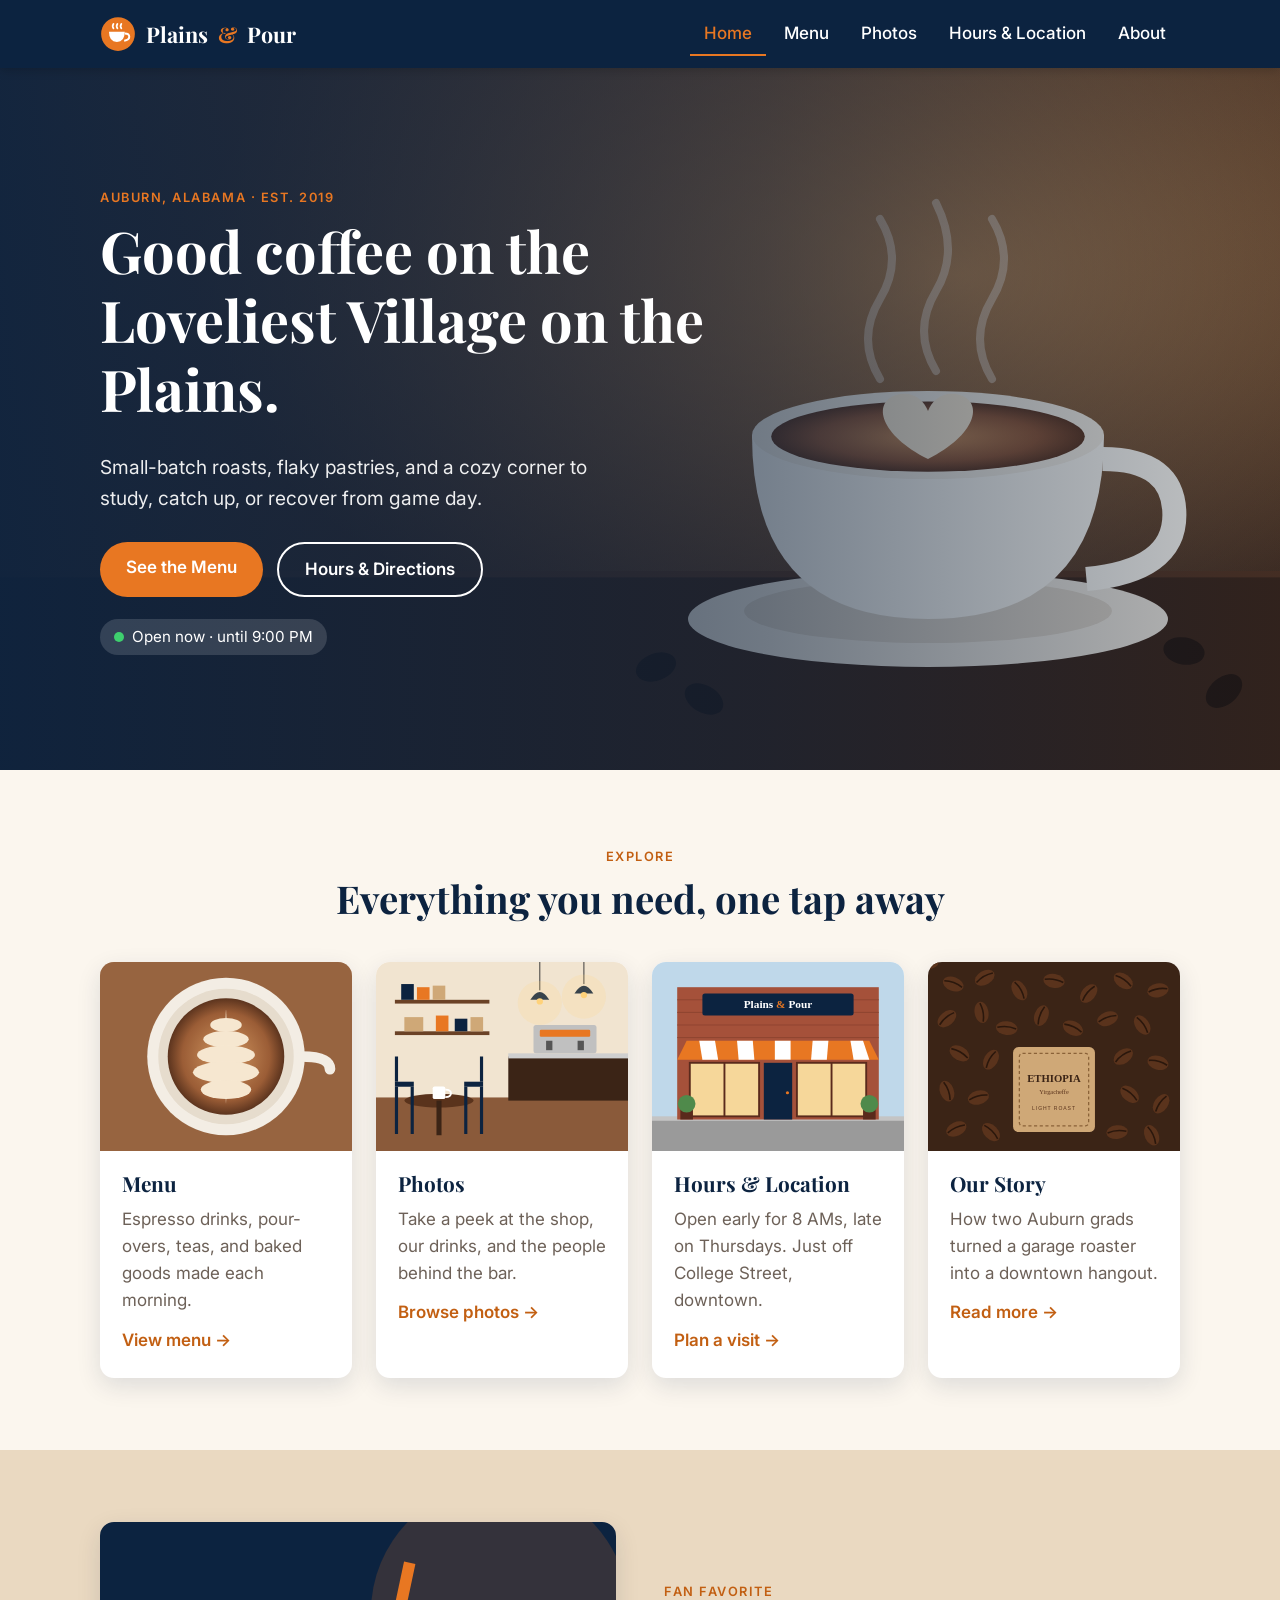
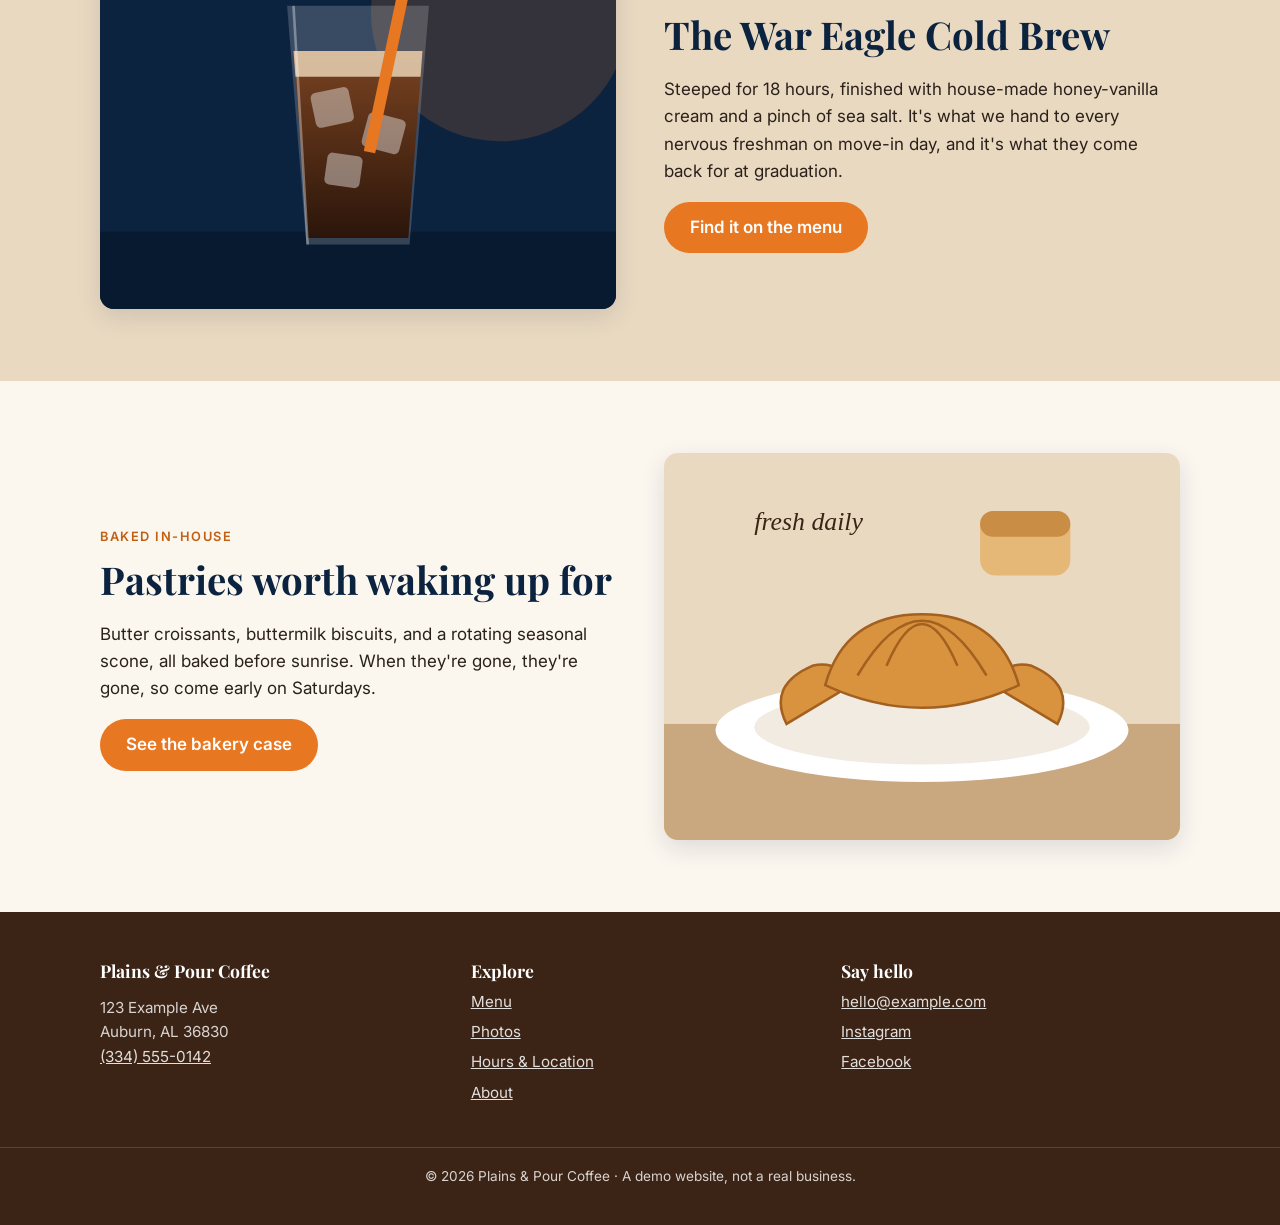
<file: index.html>
<!DOCTYPE html>
<html lang="en">
<head>
  <meta charset="UTF-8">
  <meta name="viewport" content="width=device-width, initial-scale=1.0">
  <title>Plains &amp; Pour Coffee | Auburn, AL</title>
  <meta name="description" content="Plains & Pour is a neighborhood coffee shop in Auburn, Alabama serving espresso, pour-overs, cold brew and fresh pastries.">
  <link rel="icon" href="images/logo.svg" type="image/svg+xml">
  <link rel="preconnect" href="https://fonts.googleapis.com">
  <link rel="preconnect" href="https://fonts.gstatic.com" crossorigin>
  <link href="https://fonts.googleapis.com/css2?family=Inter:wght@400;500;600&family=Playfair+Display:wght@600;700&display=swap" rel="stylesheet">
  <link rel="stylesheet" href="css/styles.css">
</head>
<body>

  <!-- ===== Header / navigation (same on every page) ===== -->
  <header class="site-header">
    <nav class="nav container" aria-label="Main">
      <a class="logo" href="index.html">
        <img src="images/logo.svg" alt="" width="36" height="36">
        Plains <span>&amp;</span> Pour
      </a>
      <button class="nav-toggle" aria-label="Open menu" aria-expanded="false">&#9776;</button>
      <ul class="nav-links">
        <li><a href="index.html" aria-current="page">Home</a></li>
        <li><a href="menu.html">Menu</a></li>
        <li><a href="gallery.html">Photos</a></li>
        <li><a href="hours.html">Hours &amp; Location</a></li>
        <li><a href="about.html">About</a></li>
      </ul>
    </nav>
  </header>

  <main>
    <!-- ===== Hero banner ===== -->
    <section class="hero">
      <div class="container">
        <span class="eyebrow">Auburn, Alabama · Est. 2019</span>
        <h1>Good coffee on the Loveliest Village on the Plains.</h1>
        <p>Small-batch roasts, flaky pastries, and a cozy corner to study, catch up, or recover from game day.</p>
        <div class="hero-actions">
          <a class="btn btn--primary" href="menu.html">See the Menu</a>
          <a class="btn btn--ghost" href="hours.html">Hours &amp; Directions</a>
        </div>
        <!-- main.js fills this in with "Open now" or "Closed" -->
        <div class="status" data-open-status>Checking today's hours…</div>
      </div>
    </section>

    <!-- ===== Quick links to the other pages ===== -->
    <section class="section">
      <div class="container">
        <div class="section-intro">
          <span class="eyebrow">Explore</span>
          <h2>Everything you need, one tap away</h2>
        </div>
        <div class="card-grid">
          <a class="card" href="menu.html">
            <img src="images/latte.svg" alt="Latte with rosetta latte art" loading="lazy">
            <div class="card-body">
              <h3>Menu</h3>
              <p>Espresso drinks, pour-overs, teas, and baked goods made each morning.</p>
              <span class="card-link">View menu →</span>
            </div>
          </a>
          <a class="card" href="gallery.html">
            <img src="images/interior.svg" alt="Inside the coffee shop" loading="lazy">
            <div class="card-body">
              <h3>Photos</h3>
              <p>Take a peek at the shop, our drinks, and the people behind the bar.</p>
              <span class="card-link">Browse photos →</span>
            </div>
          </a>
          <a class="card" href="hours.html">
            <img src="images/storefront.svg" alt="The Plains and Pour storefront" loading="lazy">
            <div class="card-body">
              <h3>Hours &amp; Location</h3>
              <p>Open early for 8 AMs, late on Thursdays. Just off College Street, downtown.</p>
              <span class="card-link">Plan a visit →</span>
            </div>
          </a>
          <a class="card" href="about.html">
            <img src="images/beans.svg" alt="Bag of Ethiopian coffee beans" loading="lazy">
            <div class="card-body">
              <h3>Our Story</h3>
              <p>How two Auburn grads turned a garage roaster into a downtown hangout.</p>
              <span class="card-link">Read more →</span>
            </div>
          </a>
        </div>
      </div>
    </section>

    <!-- ===== Featured drinks ===== -->
    <section class="section section--alt">
      <div class="container split">
        <img src="images/coldbrew.svg" alt="Iced cold brew with cream" loading="lazy">
        <div>
          <span class="eyebrow">Fan favorite</span>
          <h2>The War Eagle Cold Brew</h2>
          <p>Steeped for 18 hours, finished with house-made honey-vanilla cream and a pinch of sea salt. It's what we hand to every nervous freshman on move-in day, and it's what they come back for at graduation.</p>
          <a class="btn btn--primary" href="menu.html">Find it on the menu</a>
        </div>
      </div>
    </section>

    <section class="section">
      <div class="container split">
        <div>
          <span class="eyebrow">Baked in-house</span>
          <h2>Pastries worth waking up for</h2>
          <p>Butter croissants, buttermilk biscuits, and a rotating seasonal scone, all baked before sunrise. When they're gone, they're gone, so come early on Saturdays.</p>
          <a class="btn btn--primary" href="menu.html#food">See the bakery case</a>
        </div>
        <img src="images/pastry.svg" alt="Croissant and biscuit on a plate" loading="lazy">
      </div>
    </section>
  </main>

  <!-- ===== Footer (same on every page) ===== -->
  <footer class="site-footer">
    <div class="container footer-grid">
      <div>
        <h3>Plains &amp; Pour Coffee</h3>
        <p>123 Example Ave<br>Auburn, AL 36830<br><a href="tel:+13345550142">(334) 555-0142</a></p>
      </div>
      <div>
        <h3>Explore</h3>
        <ul>
          <li><a href="menu.html">Menu</a></li>
          <li><a href="gallery.html">Photos</a></li>
          <li><a href="hours.html">Hours &amp; Location</a></li>
          <li><a href="about.html">About</a></li>
        </ul>
      </div>
      <div>
        <h3>Say hello</h3>
        <ul>
          <li><a href="mailto:hello@example.com">hello@example.com</a></li>
          <li><a href="#">Instagram</a></li>
          <li><a href="#">Facebook</a></li>
        </ul>
      </div>
    </div>
    <p class="footer-bottom">© <span data-year></span> Plains &amp; Pour Coffee · A demo website, not a real business.</p>
  </footer>

  <script src="js/main.js"></script>
</body>
</html>
</file>
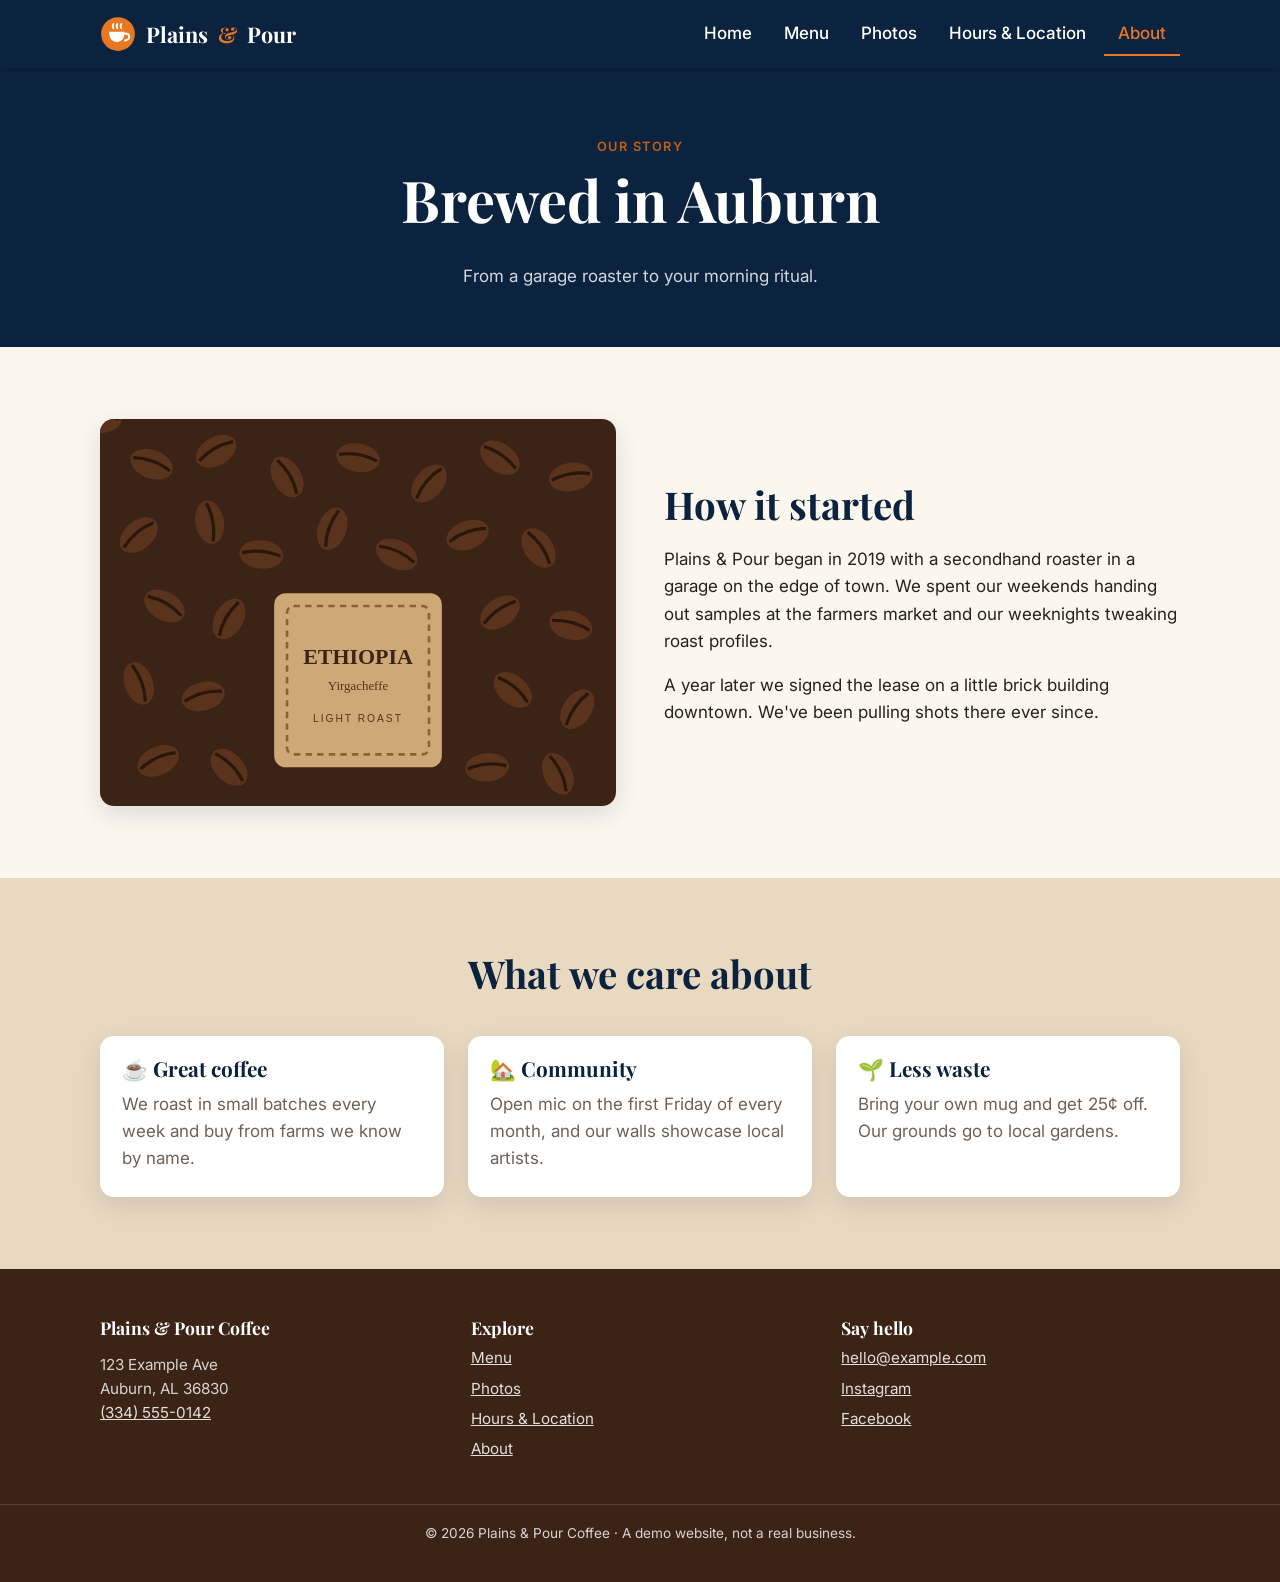
<file: about.html>
<!DOCTYPE html>
<html lang="en">
<head>
  <meta charset="UTF-8">
  <meta name="viewport" content="width=device-width, initial-scale=1.0">
  <title>About | Plains &amp; Pour Coffee</title>
  <meta name="description" content="The story behind Plains & Pour, a coffee shop in Auburn, AL.">
  <link rel="icon" href="images/logo.svg" type="image/svg+xml">
  <link rel="preconnect" href="https://fonts.googleapis.com">
  <link rel="preconnect" href="https://fonts.gstatic.com" crossorigin>
  <link href="https://fonts.googleapis.com/css2?family=Inter:wght@400;500;600&family=Playfair+Display:wght@600;700&display=swap" rel="stylesheet">
  <link rel="stylesheet" href="css/styles.css">
</head>
<body>

  <!-- ===== Header / navigation (same on every page) ===== -->
  <header class="site-header">
    <nav class="nav container" aria-label="Main">
      <a class="logo" href="index.html">
        <img src="images/logo.svg" alt="" width="36" height="36">
        Plains <span>&amp;</span> Pour
      </a>
      <button class="nav-toggle" aria-label="Open menu" aria-expanded="false">&#9776;</button>
      <ul class="nav-links">
        <li><a href="index.html">Home</a></li>
        <li><a href="menu.html">Menu</a></li>
        <li><a href="gallery.html">Photos</a></li>
        <li><a href="hours.html">Hours &amp; Location</a></li>
        <li><a href="about.html" aria-current="page">About</a></li>
      </ul>
    </nav>
  </header>

  <main>
    <section class="page-hero">
      <div class="container">
        <span class="eyebrow">Our story</span>
        <h1>Brewed in Auburn</h1>
        <p>From a garage roaster to your morning ritual.</p>
      </div>
    </section>

    <section class="section">
      <div class="container split">
        <img src="images/beans.svg" alt="Bag of coffee beans" loading="lazy">
        <div>
          <h2>How it started</h2>
          <p>Plains &amp; Pour began in 2019 with a secondhand roaster in a garage on the edge of town. We spent our weekends handing out samples at the farmers market and our weeknights tweaking roast profiles.</p>
          <p>A year later we signed the lease on a little brick building downtown. We've been pulling shots there ever since.</p>
        </div>
      </div>
    </section>

    <section class="section section--alt">
      <div class="container">
        <div class="section-intro">
          <h2>What we care about</h2>
        </div>
        <div class="card-grid">
          <div class="card"><div class="card-body"><h3>☕ Great coffee</h3><p>We roast in small batches every week and buy from farms we know by name.</p></div></div>
          <div class="card"><div class="card-body"><h3>🏡 Community</h3><p>Open mic on the first Friday of every month, and our walls showcase local artists.</p></div></div>
          <div class="card"><div class="card-body"><h3>🌱 Less waste</h3><p>Bring your own mug and get 25¢ off. Our grounds go to local gardens.</p></div></div>
        </div>
      </div>
    </section>
  </main>

  <!-- ===== Footer (same on every page) ===== -->
  <footer class="site-footer">
    <div class="container footer-grid">
      <div>
        <h3>Plains &amp; Pour Coffee</h3>
        <p>123 Example Ave<br>Auburn, AL 36830<br><a href="tel:+13345550142">(334) 555-0142</a></p>
      </div>
      <div>
        <h3>Explore</h3>
        <ul>
          <li><a href="menu.html">Menu</a></li>
          <li><a href="gallery.html">Photos</a></li>
          <li><a href="hours.html">Hours &amp; Location</a></li>
          <li><a href="about.html">About</a></li>
        </ul>
      </div>
      <div>
        <h3>Say hello</h3>
        <ul>
          <li><a href="mailto:hello@example.com">hello@example.com</a></li>
          <li><a href="#">Instagram</a></li>
          <li><a href="#">Facebook</a></li>
        </ul>
      </div>
    </div>
    <p class="footer-bottom">© <span data-year></span> Plains &amp; Pour Coffee · A demo website, not a real business.</p>
  </footer>

  <script src="js/main.js"></script>
</body>
</html>
</file>
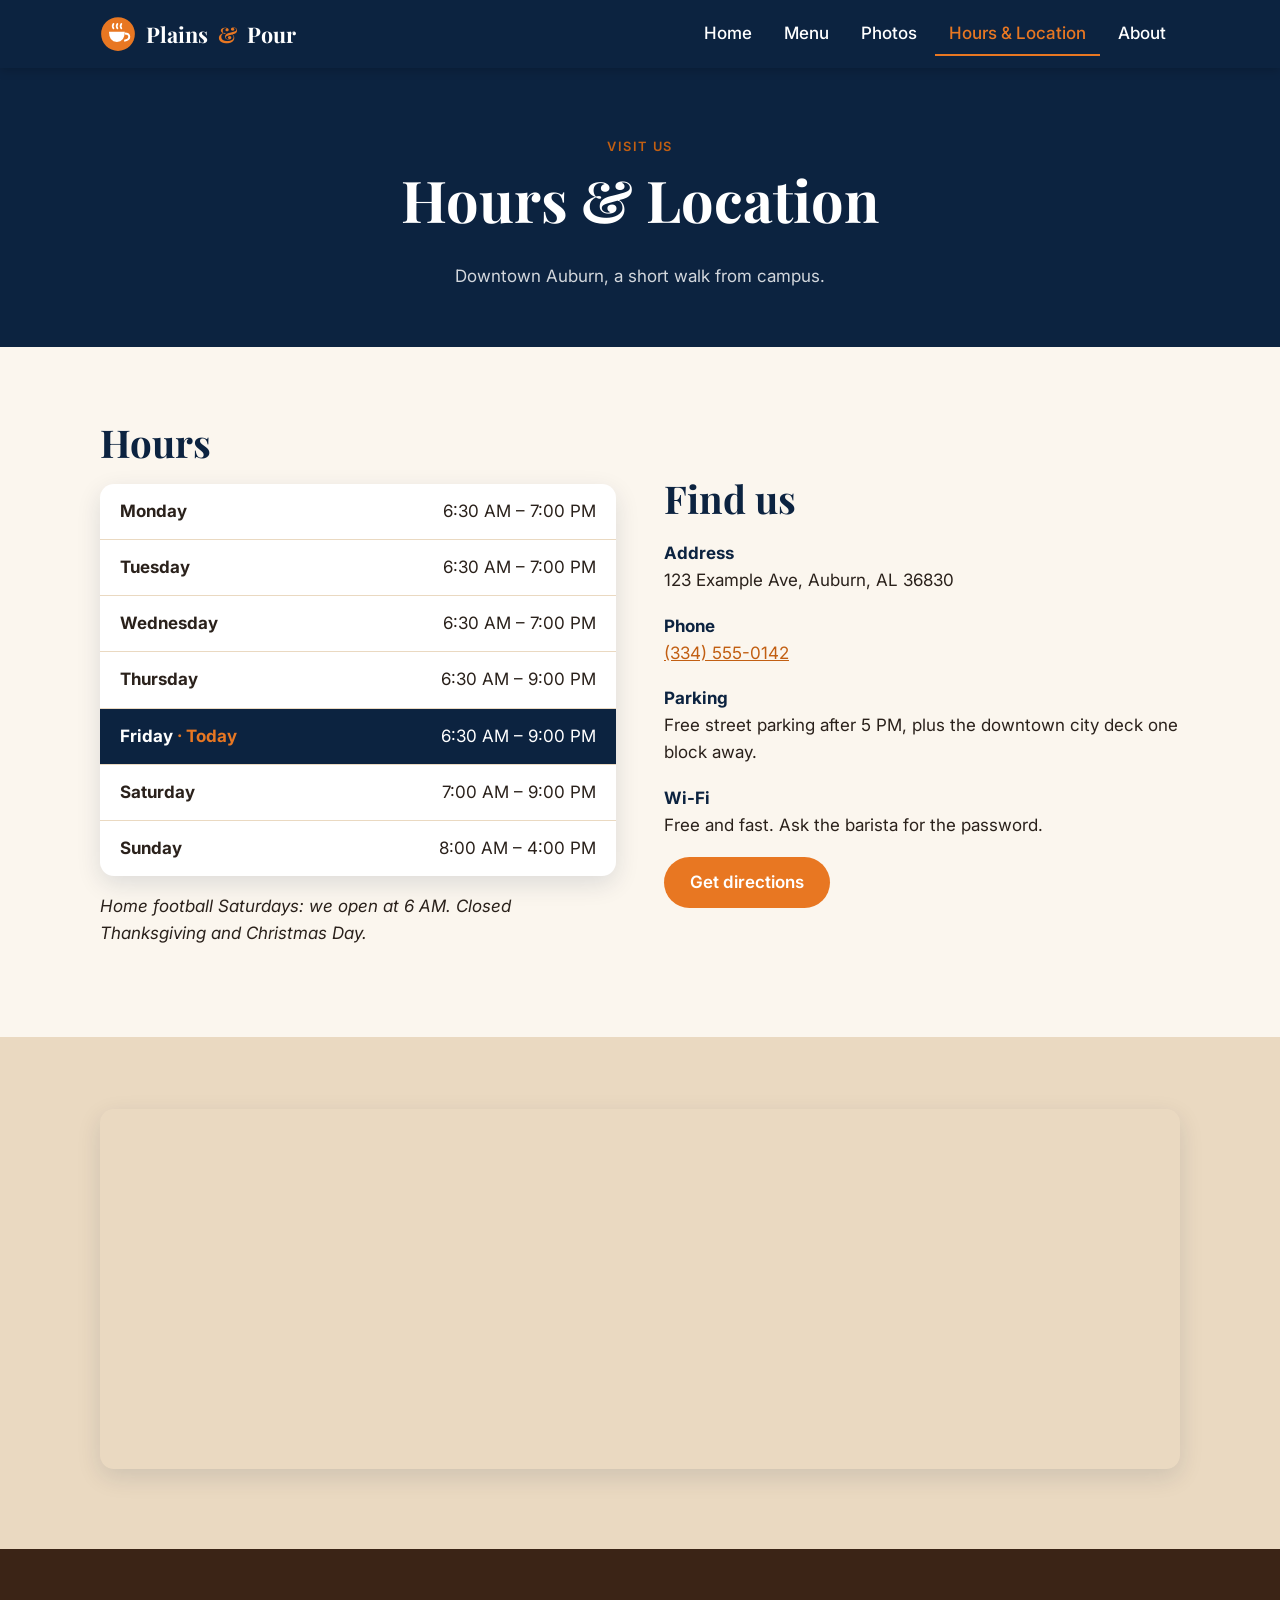
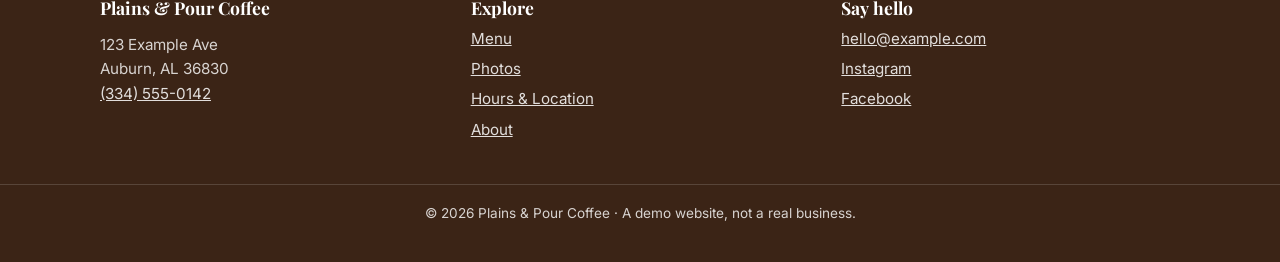
<file: hours.html>
<!DOCTYPE html>
<html lang="en">
<head>
  <meta charset="UTF-8">
  <meta name="viewport" content="width=device-width, initial-scale=1.0">
  <title>Hours &amp; Location | Plains &amp; Pour Coffee</title>
  <meta name="description" content="Hours, address, parking and directions for Plains & Pour Coffee in Auburn, AL.">
  <link rel="icon" href="images/logo.svg" type="image/svg+xml">
  <link rel="preconnect" href="https://fonts.googleapis.com">
  <link rel="preconnect" href="https://fonts.gstatic.com" crossorigin>
  <link href="https://fonts.googleapis.com/css2?family=Inter:wght@400;500;600&family=Playfair+Display:wght@600;700&display=swap" rel="stylesheet">
  <link rel="stylesheet" href="css/styles.css">
</head>
<body>

  <!-- ===== Header / navigation (same on every page) ===== -->
  <header class="site-header">
    <nav class="nav container" aria-label="Main">
      <a class="logo" href="index.html">
        <img src="images/logo.svg" alt="" width="36" height="36">
        Plains <span>&amp;</span> Pour
      </a>
      <button class="nav-toggle" aria-label="Open menu" aria-expanded="false">&#9776;</button>
      <ul class="nav-links">
        <li><a href="index.html">Home</a></li>
        <li><a href="menu.html">Menu</a></li>
        <li><a href="gallery.html">Photos</a></li>
        <li><a href="hours.html" aria-current="page">Hours &amp; Location</a></li>
        <li><a href="about.html">About</a></li>
      </ul>
    </nav>
  </header>

  <main>
    <section class="page-hero">
      <div class="container">
        <span class="eyebrow">Visit us</span>
        <h1>Hours &amp; Location</h1>
        <p>Downtown Auburn, a short walk from campus.</p>
      </div>
    </section>

    <section class="section">
      <div class="container split">
        <div>
          <h2>Hours</h2>
          <table class="hours-table">
            <!-- main.js builds these rows from the HOURS list and highlights today -->
            <tbody data-hours-table></tbody>
          </table>
          <p><em>Home football Saturdays: we open at 6 AM. Closed Thanksgiving and Christmas Day.</em></p>
        </div>
        <div>
          <h2>Find us</h2>
          <ul class="info-list">
            <li><strong>Address</strong>123 Example Ave, Auburn, AL 36830</li>
            <li><strong>Phone</strong><a href="tel:+13345550142">(334) 555-0142</a></li>
            <li><strong>Parking</strong>Free street parking after 5 PM, plus the downtown city deck one block away.</li>
            <li><strong>Wi-Fi</strong>Free and fast. Ask the barista for the password.</li>
          </ul>
          <a class="btn btn--primary" href="https://www.google.com/maps/search/?api=1&amp;query=Auburn+AL+36830" target="_blank" rel="noopener">Get directions</a>
        </div>
      </div>
    </section>

    <section class="section section--alt">
      <div class="container">
        <iframe class="map" title="Map of downtown Auburn, Alabama"
          src="https://www.google.com/maps?q=Downtown+Auburn,+AL&amp;output=embed"
          loading="lazy" referrerpolicy="no-referrer-when-downgrade"></iframe>
      </div>
    </section>
  </main>

  <!-- ===== Footer (same on every page) ===== -->
  <footer class="site-footer">
    <div class="container footer-grid">
      <div>
        <h3>Plains &amp; Pour Coffee</h3>
        <p>123 Example Ave<br>Auburn, AL 36830<br><a href="tel:+13345550142">(334) 555-0142</a></p>
      </div>
      <div>
        <h3>Explore</h3>
        <ul>
          <li><a href="menu.html">Menu</a></li>
          <li><a href="gallery.html">Photos</a></li>
          <li><a href="hours.html">Hours &amp; Location</a></li>
          <li><a href="about.html">About</a></li>
        </ul>
      </div>
      <div>
        <h3>Say hello</h3>
        <ul>
          <li><a href="mailto:hello@example.com">hello@example.com</a></li>
          <li><a href="#">Instagram</a></li>
          <li><a href="#">Facebook</a></li>
        </ul>
      </div>
    </div>
    <p class="footer-bottom">© <span data-year></span> Plains &amp; Pour Coffee · A demo website, not a real business.</p>
  </footer>

  <script src="js/main.js"></script>
</body>
</html>
</file>
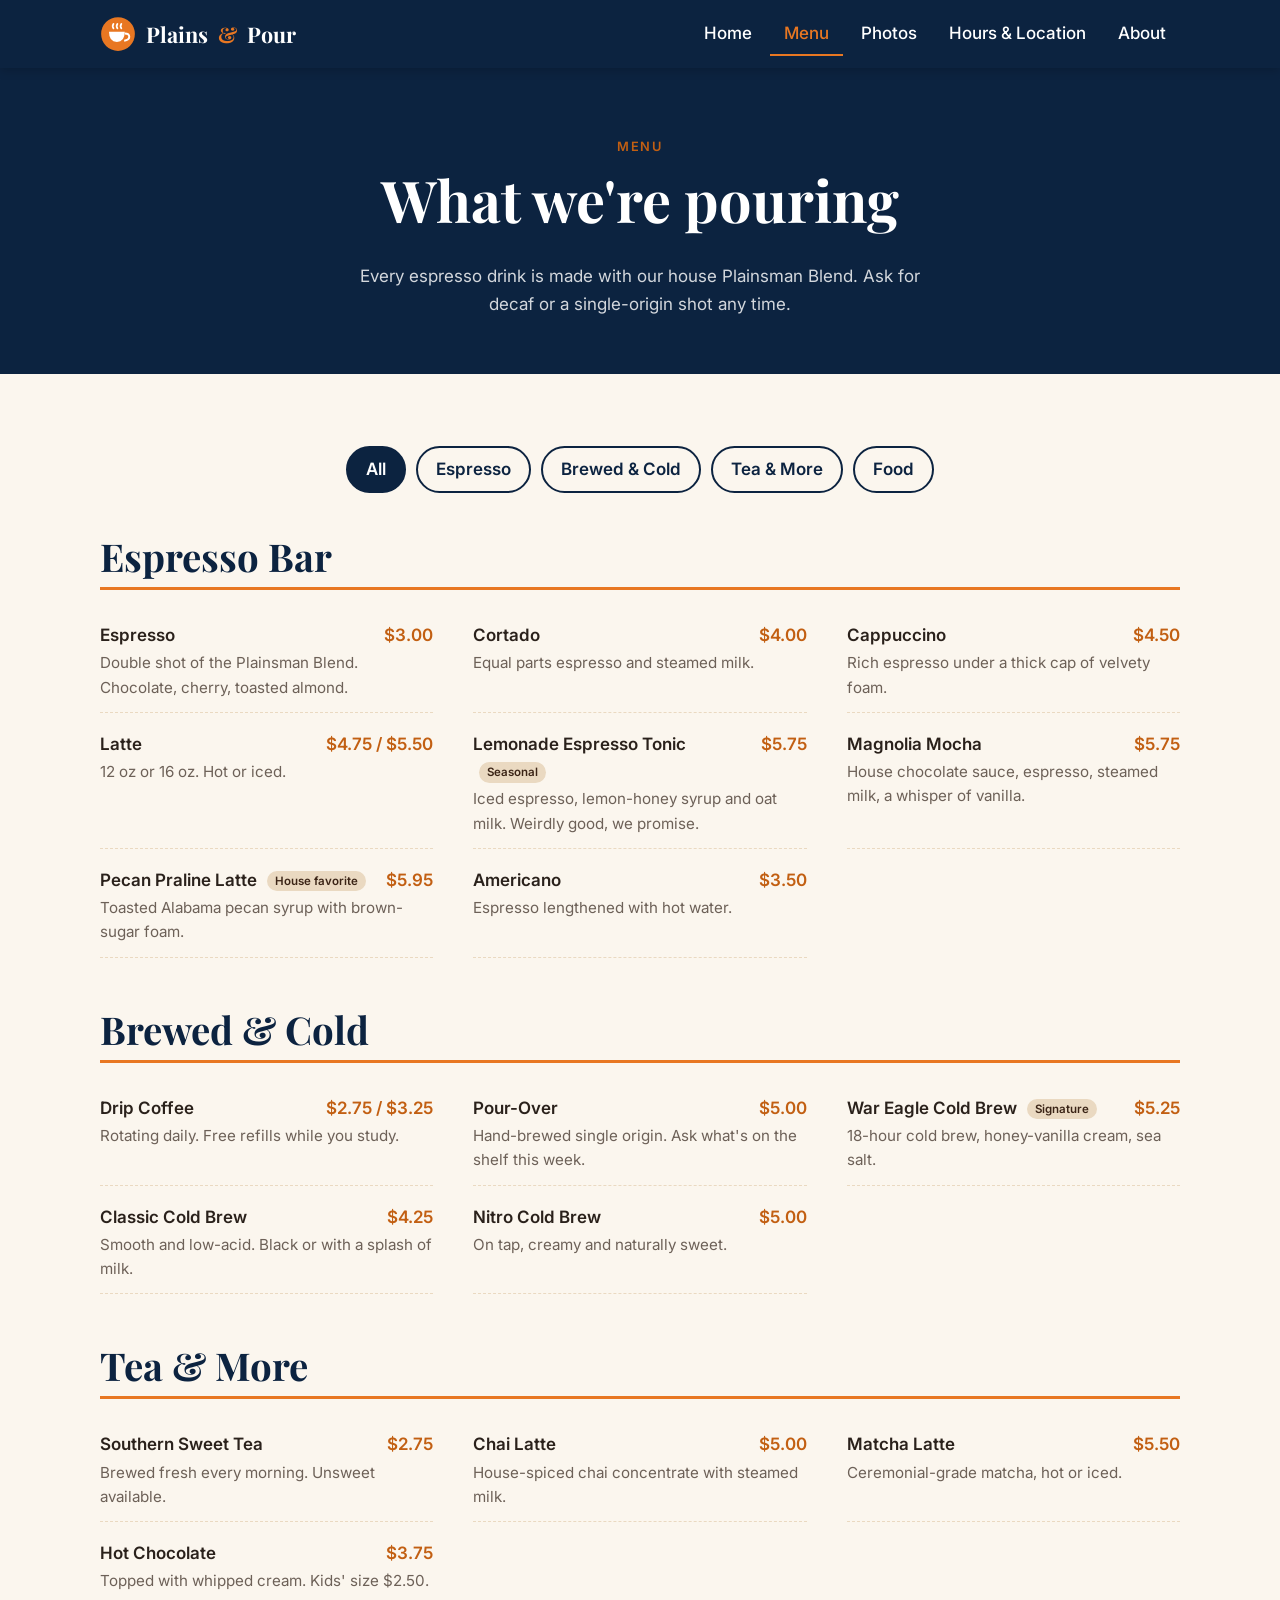
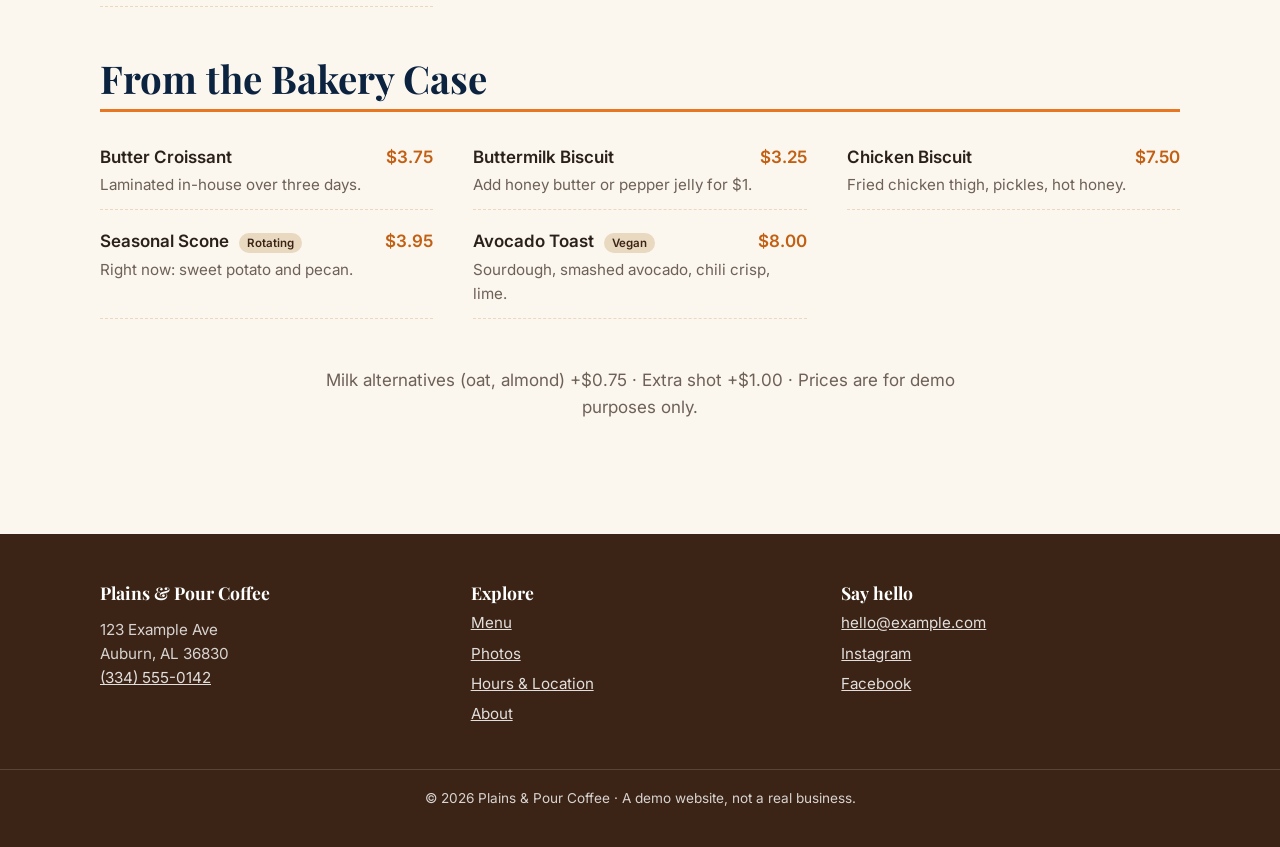
<file: menu.html>
<!DOCTYPE html>
<html lang="en">
<head>
  <meta charset="UTF-8">
  <meta name="viewport" content="width=device-width, initial-scale=1.0">
  <title>Menu | Plains &amp; Pour Coffee</title>
  <meta name="description" content="Espresso, cold brew, tea and fresh-baked pastries at Plains & Pour in Auburn, AL.">
  <link rel="icon" href="images/logo.svg" type="image/svg+xml">
  <link rel="preconnect" href="https://fonts.googleapis.com">
  <link rel="preconnect" href="https://fonts.gstatic.com" crossorigin>
  <link href="https://fonts.googleapis.com/css2?family=Inter:wght@400;500;600&family=Playfair+Display:wght@600;700&display=swap" rel="stylesheet">
  <link rel="stylesheet" href="css/styles.css">
</head>
<body>

  <!-- ===== Header / navigation (same on every page) ===== -->
  <header class="site-header">
    <nav class="nav container" aria-label="Main">
      <a class="logo" href="index.html">
        <img src="images/logo.svg" alt="" width="36" height="36">
        Plains <span>&amp;</span> Pour
      </a>
      <button class="nav-toggle" aria-label="Open menu" aria-expanded="false">&#9776;</button>
      <ul class="nav-links">
        <li><a href="index.html">Home</a></li>
        <li><a href="menu.html" aria-current="page">Menu</a></li>
        <li><a href="gallery.html">Photos</a></li>
        <li><a href="hours.html">Hours &amp; Location</a></li>
        <li><a href="about.html">About</a></li>
      </ul>
    </nav>
  </header>

  <main>
    <section class="page-hero">
      <div class="container">
        <span class="eyebrow">Menu</span>
        <h1>What we're pouring</h1>
        <p>Every espresso drink is made with our house Plainsman Blend. Ask for decaf or a single-origin shot any time.</p>
      </div>
    </section>

    <section class="section">
      <div class="container">
        <!-- Filter buttons: main.js hides the categories that don't match -->
        <div class="menu-filters" role="group" aria-label="Filter menu">
          <button class="filter-btn is-active" data-filter="all">All</button>
          <button class="filter-btn" data-filter="espresso">Espresso</button>
          <button class="filter-btn" data-filter="brewed">Brewed &amp; Cold</button>
          <button class="filter-btn" data-filter="tea">Tea &amp; More</button>
          <button class="filter-btn" data-filter="food">Food</button>
        </div>

        <div class="menu-category" data-category="espresso" id="espresso">
          <h2>Espresso Bar</h2>
          <ul class="menu-list">
            <li class="menu-item"><div class="menu-item-top"><span>Espresso</span><span class="price">$3.00</span></div><p>Double shot of the Plainsman Blend. Chocolate, cherry, toasted almond.</p></li>
            <li class="menu-item"><div class="menu-item-top"><span>Cortado</span><span class="price">$4.00</span></div><p>Equal parts espresso and steamed milk.</p></li>
            <li class="menu-item"><div class="menu-item-top"><span>Cappuccino</span><span class="price">$4.50</span></div><p>Rich espresso under a thick cap of velvety foam.</p></li>
            <li class="menu-item"><div class="menu-item-top"><span>Latte</span><span class="price">$4.75 / $5.50</span></div><p>12 oz or 16 oz. Hot or iced.</p></li>
            <li class="menu-item"><div class="menu-item-top"><span>Lemonade Espresso Tonic <span class="tag">Seasonal</span></span><span class="price">$5.75</span></div><p>Iced espresso, lemon-honey syrup and oat milk. Weirdly good, we promise.</p></li>
            <li class="menu-item"><div class="menu-item-top"><span>Magnolia Mocha</span><span class="price">$5.75</span></div><p>House chocolate sauce, espresso, steamed milk, a whisper of vanilla.</p></li>
            <li class="menu-item"><div class="menu-item-top"><span>Pecan Praline Latte <span class="tag">House favorite</span></span><span class="price">$5.95</span></div><p>Toasted Alabama pecan syrup with brown-sugar foam.</p></li>
            <li class="menu-item"><div class="menu-item-top"><span>Americano</span><span class="price">$3.50</span></div><p>Espresso lengthened with hot water.</p></li>
          </ul>
        </div>

        <div class="menu-category" data-category="brewed" id="brewed">
          <h2>Brewed &amp; Cold</h2>
          <ul class="menu-list">
            <li class="menu-item"><div class="menu-item-top"><span>Drip Coffee</span><span class="price">$2.75 / $3.25</span></div><p>Rotating daily. Free refills while you study.</p></li>
            <li class="menu-item"><div class="menu-item-top"><span>Pour-Over</span><span class="price">$5.00</span></div><p>Hand-brewed single origin. Ask what's on the shelf this week.</p></li>
            <li class="menu-item"><div class="menu-item-top"><span>War Eagle Cold Brew <span class="tag">Signature</span></span><span class="price">$5.25</span></div><p>18-hour cold brew, honey-vanilla cream, sea salt.</p></li>
            <li class="menu-item"><div class="menu-item-top"><span>Classic Cold Brew</span><span class="price">$4.25</span></div><p>Smooth and low-acid. Black or with a splash of milk.</p></li>
            <li class="menu-item"><div class="menu-item-top"><span>Nitro Cold Brew</span><span class="price">$5.00</span></div><p>On tap, creamy and naturally sweet.</p></li>
          </ul>
        </div>

        <div class="menu-category" data-category="tea" id="tea">
          <h2>Tea &amp; More</h2>
          <ul class="menu-list">
            <li class="menu-item"><div class="menu-item-top"><span>Southern Sweet Tea</span><span class="price">$2.75</span></div><p>Brewed fresh every morning. Unsweet available.</p></li>
            <li class="menu-item"><div class="menu-item-top"><span>Chai Latte</span><span class="price">$5.00</span></div><p>House-spiced chai concentrate with steamed milk.</p></li>
            <li class="menu-item"><div class="menu-item-top"><span>Matcha Latte</span><span class="price">$5.50</span></div><p>Ceremonial-grade matcha, hot or iced.</p></li>
            <li class="menu-item"><div class="menu-item-top"><span>Hot Chocolate</span><span class="price">$3.75</span></div><p>Topped with whipped cream. Kids' size $2.50.</p></li>
          </ul>
        </div>

        <div class="menu-category" data-category="food" id="food">
          <h2>From the Bakery Case</h2>
          <ul class="menu-list">
            <li class="menu-item"><div class="menu-item-top"><span>Butter Croissant</span><span class="price">$3.75</span></div><p>Laminated in-house over three days.</p></li>
            <li class="menu-item"><div class="menu-item-top"><span>Buttermilk Biscuit</span><span class="price">$3.25</span></div><p>Add honey butter or pepper jelly for $1.</p></li>
            <li class="menu-item"><div class="menu-item-top"><span>Chicken Biscuit</span><span class="price">$7.50</span></div><p>Fried chicken thigh, pickles, hot honey.</p></li>
            <li class="menu-item"><div class="menu-item-top"><span>Seasonal Scone <span class="tag">Rotating</span></span><span class="price">$3.95</span></div><p>Right now: sweet potato and pecan.</p></li>
            <li class="menu-item"><div class="menu-item-top"><span>Avocado Toast <span class="tag">Vegan</span></span><span class="price">$8.00</span></div><p>Sourdough, smashed avocado, chili crisp, lime.</p></li>
          </ul>
        </div>

        <p class="section-intro">Milk alternatives (oat, almond) +$0.75 · Extra shot +$1.00 · Prices are for demo purposes only.</p>
      </div>
    </section>
  </main>

  <!-- ===== Footer (same on every page) ===== -->
  <footer class="site-footer">
    <div class="container footer-grid">
      <div>
        <h3>Plains &amp; Pour Coffee</h3>
        <p>123 Example Ave<br>Auburn, AL 36830<br><a href="tel:+13345550142">(334) 555-0142</a></p>
      </div>
      <div>
        <h3>Explore</h3>
        <ul>
          <li><a href="menu.html">Menu</a></li>
          <li><a href="gallery.html">Photos</a></li>
          <li><a href="hours.html">Hours &amp; Location</a></li>
          <li><a href="about.html">About</a></li>
        </ul>
      </div>
      <div>
        <h3>Say hello</h3>
        <ul>
          <li><a href="mailto:hello@example.com">hello@example.com</a></li>
          <li><a href="#">Instagram</a></li>
          <li><a href="#">Facebook</a></li>
        </ul>
      </div>
    </div>
    <p class="footer-bottom">© <span data-year></span> Plains &amp; Pour Coffee · A demo website, not a real business.</p>
  </footer>

  <script src="js/main.js"></script>
</body>
</html>
</file>
<file: css/styles.css>
/* ==========================================================
   Plains & Pour Coffee — shared stylesheet
   Every page links to this one file, so a change here
   (a color, a font size) updates the whole site at once.
   ========================================================== */

/* ---------- 1. Design tokens (colors, fonts, spacing) ---------- */
:root {
  --navy: #0c2340;        /* a nod to Auburn's navy... */
  --orange: #e87722;      /* ...and orange */
  --orange-dark: #c25f12;
  --cream: #fbf6ee;
  --latte: #ead9c1;
  --espresso: #3b2416;
  --text: #2a211b;
  --muted: #6d6158;
  --white: #ffffff;

  --font-display: "Playfair Display", Georgia, serif;
  --font-body: "Inter", system-ui, -apple-system, sans-serif;

  --radius: 14px;
  --shadow: 0 8px 24px rgba(12, 35, 64, 0.12);
  --max-width: 1120px;
}

/* ---------- 2. Base / reset ---------- */
*,
*::before,
*::after { box-sizing: border-box; }

html { scroll-behavior: smooth; }

body {
  margin: 0;
  font-family: var(--font-body);
  font-size: 1.0625rem;
  line-height: 1.6;
  color: var(--text);
  background: var(--cream);
}

img { max-width: 100%; display: block; }

a { color: var(--orange-dark); }

h1, h2, h3 {
  font-family: var(--font-display);
  color: var(--navy);
  line-height: 1.2;
  margin: 0 0 0.5em;
}

h1 { font-size: clamp(2.2rem, 6vw, 3.6rem); }
h2 { font-size: clamp(1.7rem, 4vw, 2.4rem); }
h3 { font-size: 1.3rem; }

.container {
  width: 100%;
  max-width: var(--max-width);
  margin: 0 auto;
  padding: 0 20px;
}

.section { padding: 72px 0; }
.section--alt { background: var(--latte); }

.section-intro {
  max-width: 640px;
  margin: 0 auto 40px;
  text-align: center;
  color: var(--muted);
}

.eyebrow {
  display: inline-block;
  font-size: 0.8rem;
  font-weight: 600;
  letter-spacing: 0.12em;
  text-transform: uppercase;
  color: var(--orange-dark);
  margin-bottom: 8px;
}

/* ---------- 3. Buttons ---------- */
.btn {
  display: inline-block;
  padding: 12px 26px;
  border-radius: 999px;
  font-weight: 600;
  text-decoration: none;
  transition: transform 0.15s ease, background 0.15s ease;
}
.btn:hover { transform: translateY(-2px); }

.btn--primary { background: var(--orange); color: var(--white); }
.btn--primary:hover { background: var(--orange-dark); }

.btn--ghost { border: 2px solid var(--white); color: var(--white); }
.btn--ghost:hover { background: rgba(255, 255, 255, 0.12); }

/* ---------- 4. Header & navigation ---------- */
.site-header {
  position: sticky;
  top: 0;
  z-index: 50;
  background: var(--navy);
  box-shadow: 0 2px 10px rgba(0, 0, 0, 0.2);
}

.nav {
  display: flex;
  align-items: center;
  justify-content: space-between;
  height: 68px;
}

.logo {
  display: flex;
  align-items: center;
  gap: 10px;
  font-family: var(--font-display);
  font-size: 1.35rem;
  font-weight: 700;
  color: var(--white);
  text-decoration: none;
}
.logo span { color: var(--orange); }

.nav-links {
  display: flex;
  gap: 4px;
  list-style: none;
  margin: 0;
  padding: 0;
}

.nav-links a {
  display: block;
  padding: 8px 14px;
  border-radius: 8px;
  color: var(--white);
  text-decoration: none;
  font-weight: 500;
}
.nav-links a:hover { background: rgba(255, 255, 255, 0.1); }

/* aria-current="page" is set on the link for the page you're on */
.nav-links a[aria-current="page"] {
  color: var(--orange);
  box-shadow: inset 0 -2px 0 var(--orange);
  border-radius: 0;
}

/* Hamburger button — hidden on desktop, shown on phones */
.nav-toggle {
  display: none;
  background: none;
  border: 0;
  color: var(--white);
  font-size: 1.8rem;
  cursor: pointer;
}

@media (max-width: 760px) {
  .nav-toggle { display: block; }

  .nav-links {
    display: none;
    position: absolute;
    top: 68px;
    left: 0;
    right: 0;
    flex-direction: column;
    background: var(--navy);
    padding: 8px 20px 20px;
  }
  /* JavaScript adds .is-open when the hamburger is tapped */
  .nav-links.is-open { display: flex; }
}

/* ---------- 5. Hero (big banner on the home page) ---------- */
.hero {
  position: relative;
  min-height: 78vh;
  display: flex;
  align-items: center;
  color: var(--white);
  background:
    linear-gradient(90deg, rgba(12, 35, 64, 0.92) 0%, rgba(12, 35, 64, 0.55) 60%, rgba(12, 35, 64, 0.2) 100%),
    url("../images/hero.svg") center / cover no-repeat;
}

.hero h1 { color: var(--white); max-width: 640px; }
.hero p { max-width: 520px; font-size: 1.2rem; opacity: 0.92; }
.hero .eyebrow { color: var(--orange); }

.hero-actions {
  display: flex;
  flex-wrap: wrap;
  gap: 14px;
  margin-top: 28px;
}

/* Small "Open now / Closed" pill */
.status {
  display: inline-flex;
  align-items: center;
  gap: 8px;
  margin-top: 22px;
  padding: 6px 14px;
  border-radius: 999px;
  background: rgba(255, 255, 255, 0.14);
  font-size: 0.95rem;
}
.status::before {
  content: "";
  width: 10px;
  height: 10px;
  border-radius: 50%;
  background: #9aa5b1;
}
.status.is-open::before { background: #3ecf6e; }
.status.is-closed::before { background: #ff6b6b; }

/* Smaller banner for inner pages */
.page-hero {
  background: var(--navy);
  color: var(--white);
  padding: 64px 0 56px;
  text-align: center;
}
.page-hero h1 { color: var(--white); }
.page-hero p { color: rgba(255, 255, 255, 0.82); max-width: 560px; margin: 0 auto; }

/* ---------- 6. Cards (quick links + features) ---------- */
.card-grid {
  display: grid;
  grid-template-columns: repeat(auto-fit, minmax(230px, 1fr));
  gap: 24px;
}

.card {
  display: flex;
  flex-direction: column;
  background: var(--white);
  border-radius: var(--radius);
  overflow: hidden;
  box-shadow: var(--shadow);
  color: inherit;
  text-decoration: none;
  transition: transform 0.2s ease, box-shadow 0.2s ease;
}
a.card:hover {
  transform: translateY(-6px);
  box-shadow: 0 16px 32px rgba(12, 35, 64, 0.18);
}

.card img {
  aspect-ratio: 4 / 3;
  width: 100%;
  object-fit: cover;
}

.card-body { padding: 20px 22px 24px; }
.card-body p { margin: 0; color: var(--muted); }

.card-link {
  display: inline-block;
  margin-top: 12px;
  font-weight: 600;
  color: var(--orange-dark);
}

/* ---------- 7. Two-column "split" layout ---------- */
.split {
  display: grid;
  grid-template-columns: 1fr 1fr;
  gap: 48px;
  align-items: center;
}
.split img { border-radius: var(--radius); box-shadow: var(--shadow); }

@media (max-width: 760px) {
  .split { grid-template-columns: 1fr; gap: 28px; }
}

/* ---------- 8. Menu page ---------- */
.menu-filters {
  display: flex;
  flex-wrap: wrap;
  justify-content: center;
  gap: 10px;
  margin-bottom: 40px;
}

.filter-btn {
  padding: 8px 18px;
  border: 2px solid var(--navy);
  border-radius: 999px;
  background: transparent;
  color: var(--navy);
  font: inherit;
  font-weight: 600;
  cursor: pointer;
}
.filter-btn.is-active,
.filter-btn:hover { background: var(--navy); color: var(--white); }

.menu-category { margin-bottom: 48px; }
.menu-category[hidden] { display: none; }

.menu-category h2 {
  border-bottom: 3px solid var(--orange);
  padding-bottom: 8px;
  margin-bottom: 20px;
}

.menu-list {
  display: grid;
  grid-template-columns: repeat(auto-fit, minmax(300px, 1fr));
  gap: 6px 40px;
  list-style: none;
  margin: 0;
  padding: 0;
}

.menu-item { padding: 12px 0; border-bottom: 1px dashed var(--latte); }

.menu-item-top {
  display: flex;
  justify-content: space-between;
  gap: 12px;
  font-weight: 600;
}
.menu-item-top .price { color: var(--orange-dark); white-space: nowrap; }
.menu-item p { margin: 2px 0 0; font-size: 0.95rem; color: var(--muted); }

.tag {
  display: inline-block;
  margin-left: 6px;
  padding: 1px 8px;
  border-radius: 999px;
  background: var(--latte);
  color: var(--espresso);
  font-size: 0.72rem;
  font-weight: 600;
  vertical-align: middle;
}

/* ---------- 9. Gallery page ---------- */
.gallery {
  display: grid;
  grid-template-columns: repeat(auto-fill, minmax(260px, 1fr));
  gap: 16px;
}

.gallery figure { margin: 0; }

.gallery button {
  display: block;
  width: 100%;
  padding: 0;
  border: 0;
  border-radius: var(--radius);
  overflow: hidden;
  cursor: zoom-in;
  background: none;
}

.gallery img {
  width: 100%;
  aspect-ratio: 1 / 1;
  object-fit: cover;
  transition: transform 0.3s ease;
}
.gallery button:hover img { transform: scale(1.05); }

.gallery figcaption {
  padding: 8px 4px 0;
  font-size: 0.92rem;
  color: var(--muted);
}

/* Lightbox: the full-screen photo viewer */
.lightbox {
  position: fixed;
  inset: 0;
  z-index: 100;
  display: none;
  align-items: center;
  justify-content: center;
  flex-direction: column;
  gap: 14px;
  padding: 20px;
  background: rgba(8, 18, 32, 0.92);
}
.lightbox.is-open { display: flex; }
.lightbox img { max-height: 80vh; border-radius: var(--radius); }
.lightbox p { color: var(--white); margin: 0; }

.lightbox-close {
  position: absolute;
  top: 16px;
  right: 22px;
  background: none;
  border: 0;
  color: var(--white);
  font-size: 2.4rem;
  cursor: pointer;
}

/* ---------- 10. Hours & Location page ---------- */
.hours-table {
  width: 100%;
  border-collapse: collapse;
  background: var(--white);
  border-radius: var(--radius);
  overflow: hidden;
  box-shadow: var(--shadow);
}
.hours-table th,
.hours-table td { padding: 14px 20px; text-align: left; }
.hours-table tr + tr { border-top: 1px solid var(--latte); }
.hours-table td { text-align: right; }

/* JavaScript adds .is-today to today's row */
.hours-table tr.is-today {
  background: var(--navy);
  color: var(--white);
}
.hours-table tr.is-today th::after {
  content: " · Today";
  color: var(--orange);
}

.info-list { list-style: none; padding: 0; margin: 0; }
.info-list li { margin-bottom: 18px; }
.info-list strong { display: block; color: var(--navy); }

.map {
  width: 100%;
  height: 360px;
  border: 0;
  border-radius: var(--radius);
  box-shadow: var(--shadow);
}

/* ---------- 11. Footer ---------- */
.site-footer {
  background: var(--espresso);
  color: rgba(255, 255, 255, 0.8);
  padding: 48px 0 24px;
  font-size: 0.95rem;
}

.footer-grid {
  display: grid;
  grid-template-columns: repeat(auto-fit, minmax(200px, 1fr));
  gap: 32px;
}

.site-footer h3 { color: var(--white); font-size: 1.1rem; }
.site-footer a { color: rgba(255, 255, 255, 0.85); }
.site-footer ul { list-style: none; margin: 0; padding: 0; }
.site-footer li { margin-bottom: 6px; }

.footer-bottom {
  margin-top: 36px;
  padding-top: 18px;
  border-top: 1px solid rgba(255, 255, 255, 0.15);
  text-align: center;
  font-size: 0.85rem;
}
</file>
